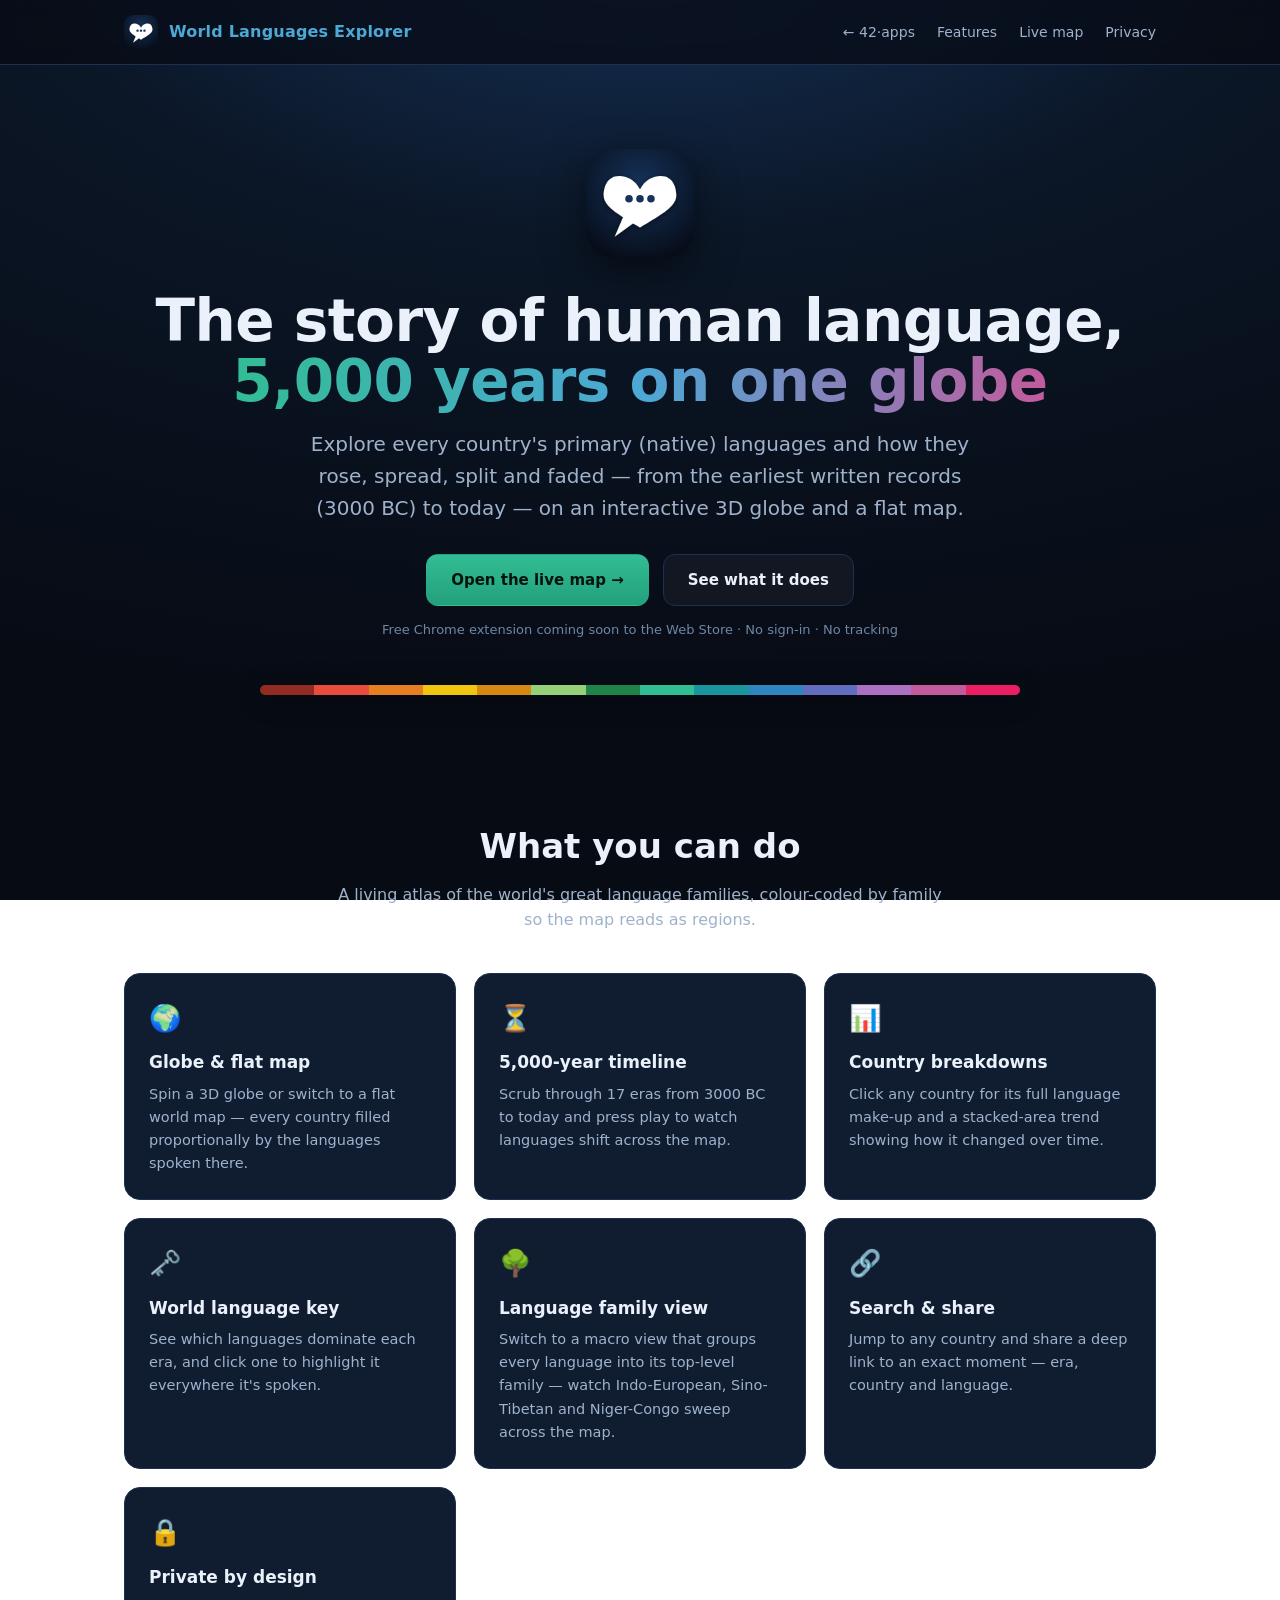
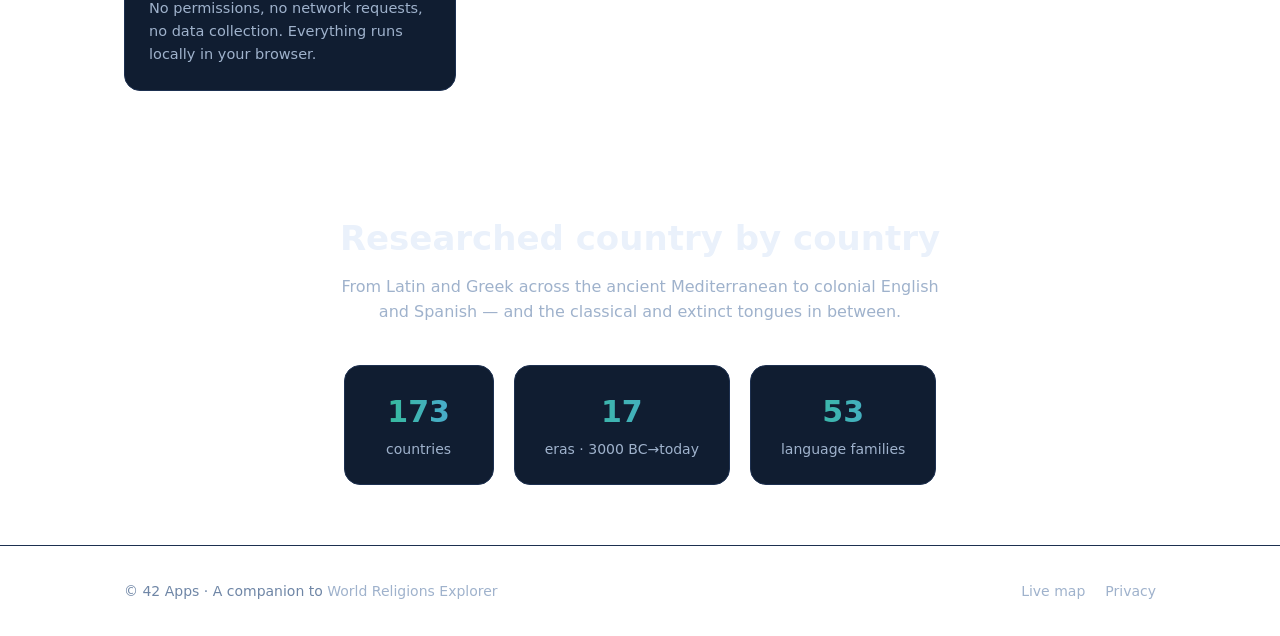
<file: index.html>
<!doctype html>
<html lang="en">
<head>
  <meta charset="utf-8">
  <meta name="viewport" content="width=device-width, initial-scale=1">
  <title>World Languages Explorer — every country's languages, 3000 BC to today</title>
  <meta name="description" content="Explore every country's primary languages and how they changed from antiquity to today, on an interactive 3D globe or flat map. Free, private, no sign-in.">
  <link rel="icon" href="icons/logo.svg">
  <meta property="og:title" content="World Languages Explorer">
  <meta property="og:description" content="See how the world's languages spread and changed over 5,000 years — on an interactive 3D globe.">
  <meta property="og:type" content="website">
  <meta property="og:url" content="https://42-apps.github.io/worldlanguages/">
  <link rel="stylesheet" href="style.css">
</head>
<body>
  <header class="site">
    <div class="wrap">
      <a class="brand" href="./"><img src="icons/logo.svg" alt="">World Languages Explorer</a>
      <nav>
        <a href="/">&larr; 42&middot;apps</a>
        <a href="#features">Features</a>
        <a href="app/worldlanguages.html">Live map</a>
        <a href="privacy.html">Privacy</a>
      </nav>
    </div>
  </header>

  <main>
    <section class="hero">
      <div class="wrap">
        <img class="logo" src="icons/logo.svg" alt="World Languages Explorer logo">
        <h1>The story of human language,<br><span class="grad">5,000 years on one globe</span></h1>
        <p class="lede">Explore every country's primary (native) languages and how they rose, spread, split and
          faded — from the earliest written records (3000&nbsp;BC) to today — on an interactive 3D globe and a flat map.</p>
        <div class="cta">
          <a class="btn btn-primary" href="app/worldlanguages.html">Open the live map →</a>
          <a class="btn btn-ghost" href="#features">See what it does</a>
        </div>
        <p class="cta-note">Free Chrome extension coming soon to the Web Store · No sign-in · No tracking</p>
        <div class="spectrum" aria-hidden="true">
          <i style="background:#922B21"></i><i style="background:#E74C3C"></i><i style="background:#E67E22"></i>
          <i style="background:#F1C40F"></i><i style="background:#D68910"></i><i style="background:#95CF77"></i>
          <i style="background:#1E8449"></i><i style="background:#32BD94"></i><i style="background:#1A959E"></i>
          <i style="background:#2E86C1"></i><i style="background:#636DBF"></i><i style="background:#AB70C2"></i>
          <i style="background:#C25B9D"></i><i style="background:#E91E63"></i>
        </div>
      </div>
    </section>

    <section class="block" id="features">
      <div class="wrap">
        <h2>What you can do</h2>
        <p class="sub">A living atlas of the world's great language families, colour-coded by family so the map reads as regions.</p>
        <div class="grid">
          <div class="card"><div class="ic">🌍</div><h3>Globe &amp; flat map</h3><p>Spin a 3D globe or switch to a flat world map — every country filled proportionally by the languages spoken there.</p></div>
          <div class="card"><div class="ic">⏳</div><h3>5,000-year timeline</h3><p>Scrub through 17 eras from 3000&nbsp;BC to today and press play to watch languages shift across the map.</p></div>
          <div class="card"><div class="ic">📊</div><h3>Country breakdowns</h3><p>Click any country for its full language make-up and a stacked-area trend showing how it changed over time.</p></div>
          <div class="card"><div class="ic">🗝️</div><h3>World language key</h3><p>See which languages dominate each era, and click one to highlight it everywhere it's spoken.</p></div>
          <div class="card"><div class="ic">🌳</div><h3>Language family view</h3><p>Switch to a macro view that groups every language into its top-level family — watch Indo-European, Sino-Tibetan and Niger-Congo sweep across the map.</p></div>
          <div class="card"><div class="ic">🔗</div><h3>Search &amp; share</h3><p>Jump to any country and share a deep link to an exact moment — era, country and language.</p></div>
          <div class="card"><div class="ic">🔒</div><h3>Private by design</h3><p>No permissions, no network requests, no data collection. Everything runs locally in your browser.</p></div>
        </div>
      </div>
    </section>

    <section class="block">
      <div class="wrap">
        <h2>Researched country by country</h2>
        <p class="sub">From Latin and Greek across the ancient Mediterranean to colonial English and Spanish — and the classical and extinct tongues in between.</p>
        <div class="stats">
          <div class="stat"><b>173</b><span>countries</span></div>
          <div class="stat"><b>17</b><span>eras · 3000 BC→today</span></div>
          <div class="stat"><b>53</b><span>language families</span></div>
        </div>
      </div>
    </section>
  </main>

  <footer class="site">
    <div class="wrap">
      <span>© 42 Apps · A companion to <a href="https://42-apps.github.io/worldreligions/">World Religions Explorer</a></span>
      <nav>
        <a href="app/worldlanguages.html">Live map</a>
        <a href="privacy.html">Privacy</a>
      </nav>
    </div>
  </footer>
</body>
</html>
</file>
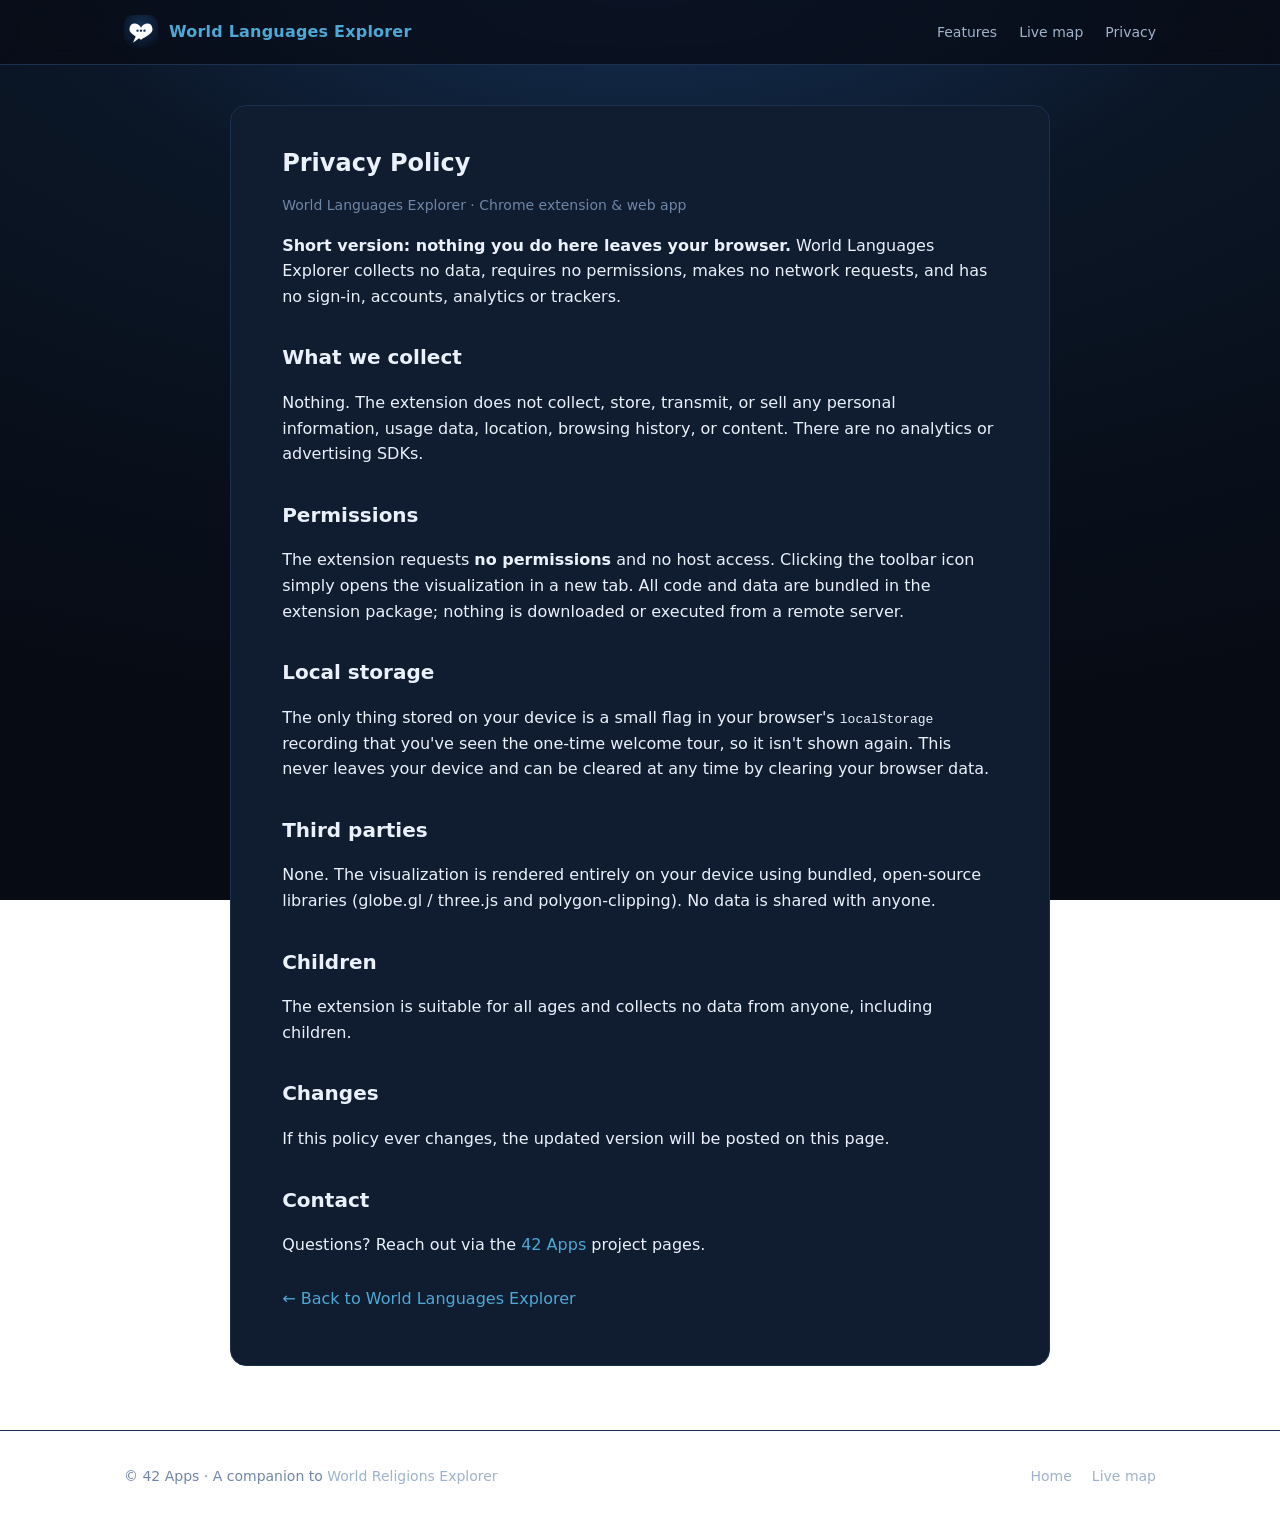
<file: privacy.html>
<!doctype html>
<html lang="en">
<head>
  <meta charset="utf-8">
  <meta name="viewport" content="width=device-width, initial-scale=1">
  <title>Privacy Policy — World Languages Explorer</title>
  <meta name="description" content="World Languages Explorer collects no data, requests no permissions, and makes no network requests. Everything runs locally in your browser.">
  <link rel="icon" href="icons/logo.svg">
  <link rel="stylesheet" href="style.css">
</head>
<body>
  <header class="site">
    <div class="wrap">
      <a class="brand" href="./"><img src="icons/logo.svg" alt="">World Languages Explorer</a>
      <nav>
        <a href="index.html#features">Features</a>
        <a href="app/worldlanguages.html">Live map</a>
        <a href="privacy.html">Privacy</a>
      </nav>
    </div>
  </header>

  <main class="wrap">
    <article class="doc">
      <h1>Privacy Policy</h1>
      <p class="updated">World Languages Explorer · Chrome extension &amp; web app</p>

      <p><strong>Short version: nothing you do here leaves your browser.</strong> World Languages
        Explorer collects no data, requires no permissions, makes no network requests, and has no
        sign-in, accounts, analytics or trackers.</p>

      <h2>What we collect</h2>
      <p>Nothing. The extension does not collect, store, transmit, or sell any personal information,
        usage data, location, browsing history, or content. There are no analytics or advertising SDKs.</p>

      <h2>Permissions</h2>
      <p>The extension requests <strong>no permissions</strong> and no host access. Clicking the toolbar
        icon simply opens the visualization in a new tab. All code and data are bundled in the
        extension package; nothing is downloaded or executed from a remote server.</p>

      <h2>Local storage</h2>
      <p>The only thing stored on your device is a small flag in your browser's <code>localStorage</code>
        recording that you've seen the one-time welcome tour, so it isn't shown again. This never leaves
        your device and can be cleared at any time by clearing your browser data.</p>

      <h2>Third parties</h2>
      <p>None. The visualization is rendered entirely on your device using bundled, open-source libraries
        (globe.gl / three.js and polygon-clipping). No data is shared with anyone.</p>

      <h2>Children</h2>
      <p>The extension is suitable for all ages and collects no data from anyone, including children.</p>

      <h2>Changes</h2>
      <p>If this policy ever changes, the updated version will be posted on this page.</p>

      <h2>Contact</h2>
      <p>Questions? Reach out via the <a href="https://github.com/42-apps">42 Apps</a> project pages.</p>

      <p style="margin-top:28px"><a href="index.html">← Back to World Languages Explorer</a></p>
    </article>
  </main>

  <footer class="site">
    <div class="wrap">
      <span>© 42 Apps · A companion to <a href="https://42-apps.github.io/worldreligions/">World Religions Explorer</a></span>
      <nav>
        <a href="index.html">Home</a>
        <a href="app/worldlanguages.html">Live map</a>
      </nav>
    </div>
  </footer>
</body>
</html>
</file>
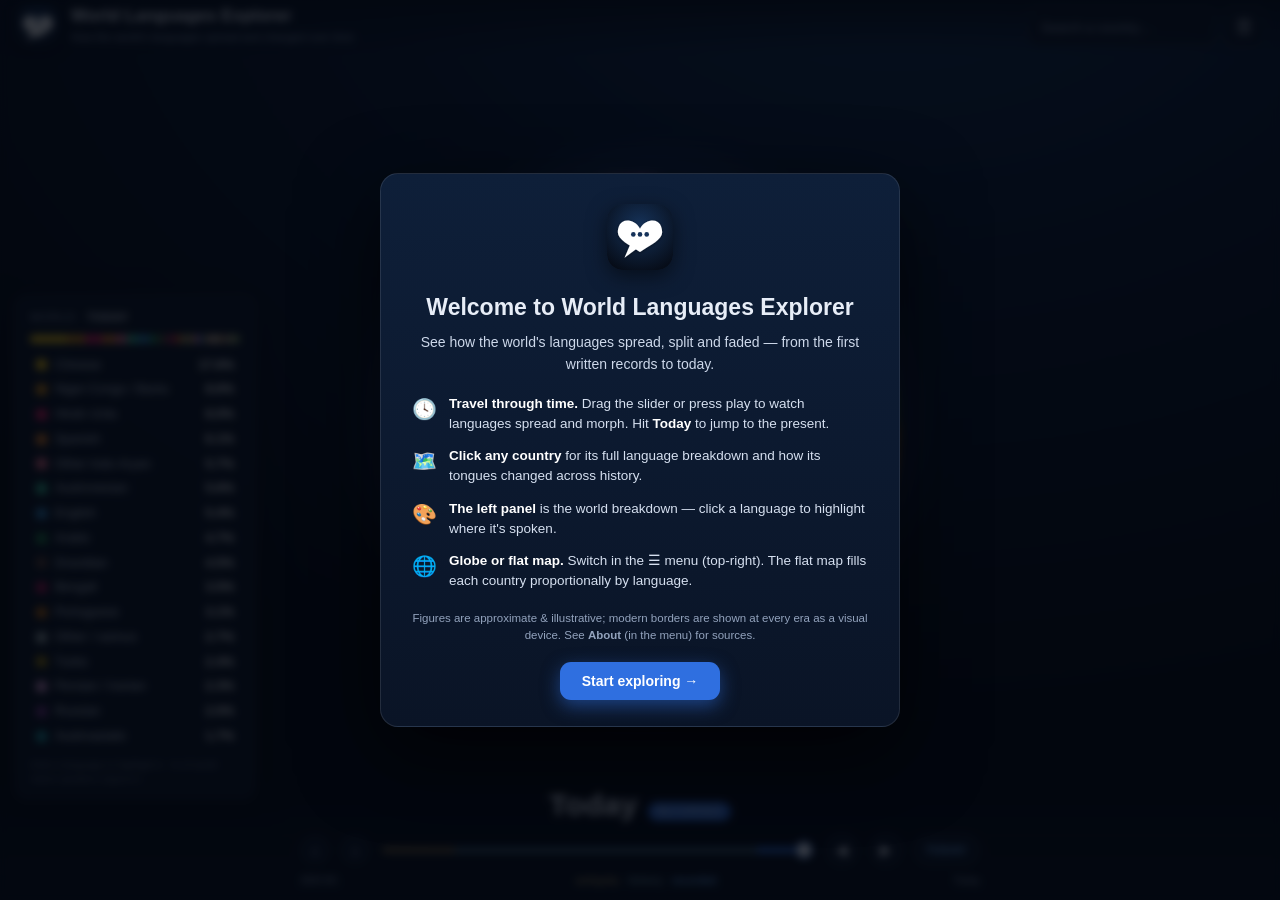
<file: app/worldlanguages.html>
<!DOCTYPE html>
<html lang="en">
<head>
<meta charset="utf-8">
<meta name="viewport" content="width=device-width, initial-scale=1">
<title>World Languages Explorer</title>
<link rel="stylesheet" href="worldlanguages.css?v=4">
</head>
<body>
  <!-- ===== Header ===== -->
  <header id="topbar">
    <div class="brand">
      <svg class="logo" viewBox="0 0 256 256" aria-hidden="true">
        <defs>
          <radialGradient id="lgBg" cx="50%" cy="34%" r="82%">
            <stop offset="0%" stop-color="#16335a"/><stop offset="100%" stop-color="#04070f"/>
          </radialGradient>
        </defs>
        <rect width="256" height="256" rx="56" fill="url(#lgBg)"/>
        <!-- a speech bubble in the shape of a heart -->
        <g fill="#fff">
          <path d="M92,152 L68,208 L120,170 Z"/>
          <path d="M128,96 C117,73 95,64 79,64 C50,64 42,91 42,110 C42,139 89,161 128,186 C167,161 214,139 214,110 C214,91 206,64 177,64 C161,64 139,73 128,96 Z"/>
        </g>
        <g fill="#16335a">
          <circle cx="102" cy="118" r="9"/><circle cx="128" cy="118" r="9"/><circle cx="154" cy="118" r="9"/>
        </g>
      </svg>
      <div class="brand-txt">
        <span class="brand-name">World Languages Explorer</span>
        <span class="brand-sub">How the world's languages spread and changed over time</span>
      </div>
    </div>
    <div class="tools">
      <div id="searchWrap">
        <input id="search" type="text" placeholder="Search a country…" autocomplete="off" spellcheck="false" aria-label="Search a country">
        <div id="searchResults" class="hidden"></div>
      </div>
      <button id="menuBtn" title="Menu" aria-label="Menu">☰</button>
      <div id="menu" class="hidden">
        <a class="mi" href="/" title="Back to 42-apps home"><span class="mi-ic">🏠</span><span class="mi-tx">42&middot;apps home</span></a>
        <button class="mi" id="miView"><span class="mi-ic">🗺</span><span class="mi-tx">Flat map</span></button>
        <button class="mi" id="miFamily"><span class="mi-ic">🌳</span><span class="mi-tx">Language family view</span><span class="mi-state">Off</span></button>
        <button class="mi" id="miShare"><span class="mi-ic">🔗</span><span class="mi-tx">Share this view</span></button>
        <div class="mi-sep"></div>
        <button class="mi mi-globe" id="miFill"><span class="mi-ic">◧</span><span class="mi-tx">Fill: Shade</span></button>
        <button class="mi mi-globe" id="miSpin"><span class="mi-ic">⟳</span><span class="mi-tx">Auto-rotate</span><span class="mi-state">On</span></button>
        <button class="mi" id="miReset"><span class="mi-ic">⤢</span><span class="mi-tx">Reset view</span></button>
        <button class="mi" id="miFull"><span class="mi-ic">⛶</span><span class="mi-tx">Fullscreen</span></button>
        <div class="mi-sep"></div>
        <button class="mi" id="miTrend"><span class="mi-ic">📈</span><span class="mi-tx">World trend chart</span></button>
        <button class="mi" id="miHelp"><span class="mi-ic">?</span><span class="mi-tx">How to use</span></button>
        <button class="mi" id="miAbout"><span class="mi-ic">ℹ</span><span class="mi-tx">About &amp; sources</span></button>
      </div>
    </div>
  </header>

  <div id="focusBanner" class="hidden"></div>

  <!-- ===== Globe ===== -->
  <div id="globeViz"></div>
  <svg id="flatViz" class="hidden" preserveAspectRatio="xMidYMid meet" xmlns="http://www.w3.org/2000/svg"></svg>
  <div id="tooltip" class="hidden"></div>
  <div id="toast" class="hidden"></div>

  <!-- ===== World breakdown + language key (click a row to highlight that language) ===== -->
  <div id="legendBox">
    <div class="gb-title">World &middot; <span id="gbYear">Today</span></div>
    <div class="gb-bar" id="gbBar"></div>
    <div id="gbRows"></div>
    <div class="gb-note">Click a language to highlight it &middot; % of world native speakers (approx.)</div>
  </div>

  <!-- ===== Detail card ===== -->
  <div id="detailCard" class="hidden">
    <button id="detailClose" title="Close">×</button>
    <div class="detail-head"><span id="detailFlag" class="detail-flag">🏳️</span>
      <div><div id="detailName" class="detail-name">—</div>
      <div class="detail-era-line">in <span id="detailEra">Today</span></div></div>
    </div>
    <div id="detailBreakdown"></div>
    <div class="detail-trend-label">Over time — click to jump</div>
    <div id="detailTrend"></div>
    <div id="detailNote" class="detail-note"></div>
  </div>

  <!-- ===== Time slider ===== -->
  <div id="timebar">
    <div class="era-readout">
      <span id="eraLabel" class="era-label">Today</span>
      <span id="eraBadge" class="era-badge">recorded</span>
    </div>
    <div class="slider-row">
      <button id="prevEra" class="step" title="Back one period (←)">‹</button>
      <button id="nextEra" class="step" title="Forward one period (→)">›</button>
      <input id="timeSlider" type="range" min="0" max="27" value="27" step="1" aria-label="Time">
      <button id="playRevBtn" class="play" title="Play backward in time">◀</button>
      <button id="playBtn" class="play" title="Play forward in time">▶</button>
      <button id="nowBtn" class="nowbtn" title="Jump to today">today</button>
    </div>
    <div class="time-ends"><span>3000 BC</span><span class="era-key"><b style="color:#a6905f">antiquity</b> · <b style="color:#7196ab">history</b> · <b style="color:#6fb3ff">recorded</b></span><span>Today</span></div>
  </div>

  <!-- ===== About / disclaimer ===== -->
  <div id="aboutOverlay" class="hidden">
    <div class="about-box">
      <button id="aboutClose" class="about-close" title="Close">×</button>
      <h2>World Languages Explorer</h2>
      <p>A living map of the world's languages. Each country is coloured by its
      <b>primary (native) language</b>; hover for the full mix of mother tongues.
      Drag the slider — or hit play — to watch languages rise, spread and morph
      from <b>antiquity to today</b>: Latin giving way to French and Spanish,
      Arabic sweeping across the Near East, English carried around the world.</p>
      <p class="about-cav"><b>Please read:</b> figures are <b>approximate and
      illustrative</b> — shares of the resident population by native/primary
      language. Modern figures draw on national censuses and Ethnologue;
      deep-history figures are best-effort scholarly estimates, and the deeper the
      past, the more uncertain. The map uses <b>modern borders at all eras</b> as a
      visualization device — ancient peoples, not today's nations, occupied that
      land. Languages are grouped by <b>family</b> (a shared hue), and classical or
      extinct tongues (Latin, Greek, Sumerian, Aramaic, Gaulish…) appear in their eras.</p>
      <p class="about-src">Sources: national censuses · Ethnologue · UNESCO ·
      Glottolog &amp; WALS · historical-linguistics scholarship. Borders: Natural
      Earth. Globe: globe.gl.</p>
    </div>
  </div>

  <!-- ===== First-run tutorial ===== -->
  <div id="tutorial" class="hidden">
    <div class="tut-box">
      <img class="tut-logo" src="icons/logo.svg" alt="" width="66" height="66">
      <h2>Welcome to World Languages Explorer</h2>
      <p class="tut-lead">See how the world's languages spread, split and faded — from the first written records to today.</p>
      <div class="tut-steps">
        <div class="tut-step"><span class="tut-ic">🕓</span><div><b>Travel through time.</b> Drag the slider or press play to watch languages spread and morph. Hit <b>Today</b> to jump to the present.</div></div>
        <div class="tut-step"><span class="tut-ic">🗺️</span><div><b>Click any country</b> for its full language breakdown and how its tongues changed across history.</div></div>
        <div class="tut-step"><span class="tut-ic">🎨</span><div><b>The left panel</b> is the world breakdown — click a language to highlight where it's spoken.</div></div>
        <div class="tut-step"><span class="tut-ic">🌐</span><div><b>Globe or flat map.</b> Switch in the ☰ menu (top-right). The flat map fills each country proportionally by language.</div></div>
      </div>
      <p class="tut-cav">Figures are approximate &amp; illustrative; modern borders are shown at every era as a visual device. See <b>About</b> (in the menu) for sources.</p>
      <button id="tutStart" class="tut-btn">Start exploring →</button>
    </div>
  </div>

  <!-- ===== Flat-map first-time tip ===== -->
  <div id="flatTip" class="hidden">
    <div class="tut-box">
      <h2>🗺️ The flat map</h2>
      <p class="tut-lead">Every country is filled <b>proportionally by language</b> — so you see each nation's whole mix of mother tongues at a glance, not just the majority.</p>
      <div class="tut-steps">
        <div class="tut-step"><span class="tut-ic">📊</span><div><b>Proportional fill.</b> Each country fills from the bottom up by share. A nation that's 60% French &amp; 40% Dutch shows the bottom 60% red, the top 40% blue — the taller a colour, the bigger that language.</div></div>
        <div class="tut-step"><span class="tut-ic">🔍</span><div><b>Zoom &amp; pan.</b> Scroll to zoom in (small countries become readable) and drag to move around. Recentre via ☰ → <b>Reset view</b>.</div></div>
        <div class="tut-step"><span class="tut-ic">👆</span><div><b>Hover</b> any country for its exact percentages; <b>click</b> for the full breakdown and a trend chart over time.</div></div>
        <div class="tut-step"><span class="tut-ic">🎨</span><div><b>Highlight a language</b> — click one in the left panel to shade the whole map by where it's spoken. <b>Globe view</b> is in the ☰ menu.</div></div>
      </div>
      <p class="tut-cav">This is a flat (equirectangular) projection, so areas near the poles look stretched (Greenland, Antarctica).</p>
      <button id="ftStart" class="tut-btn">Got it</button>
    </div>
  </div>

  <!-- ===== World trend chart ===== -->
  <div id="worldTrend" class="hidden">
    <div class="wt-box">
      <button id="wtClose" class="about-close" title="Close">×</button>
      <h2>World languages over time</h2>
      <p class="wt-sub">Population-weighted share of the world's native speakers, antiquity → today. Click the chart to jump to that era.</p>
      <div id="wtChart"></div>
      <div id="wtLegend" class="wt-legend"></div>
      <p class="wt-cav">Deep-history figures weight present-day populations and are illustrative; estimates grow more uncertain the further back you go.</p>
    </div>
  </div>

  <script src="lib/globe.gl.min.js"></script>
  <script src="lib/polygon-clipping.js"></script>
  <script src="data/languages.js?v=4"></script>
  <script src="data/language-data.js?v=4"></script>
  <script src="worldlanguages.js?v=4"></script>
</body>
</html>
</file>
<file: style.css>
/* World Languages Explorer — landing + privacy site
   Dark theme matched to the app; accents drawn from the language-family palette. */
:root{
  --bg:#070b14; --bg2:#0b1626; --panel:#101d31; --line:#1d3050;
  --tx:#eaf1fb; --tx-dim:#9fb2cc; --tx-mut:#6f86a6;
  --accent:#32bd94; --accent2:#4da8d5; --accent3:#c25b9d;
  --radius:16px; --maxw:1080px;
  --font:'Segoe UI',system-ui,-apple-system,Roboto,Helvetica,Arial,sans-serif;
}
*{box-sizing:border-box}
html{scroll-behavior:smooth}
body{
  margin:0;font-family:var(--font);color:var(--tx);line-height:1.6;
  background:radial-gradient(120% 90% at 50% -10%,#16335a 0%,var(--bg2) 42%,var(--bg) 100%);
  background-attachment:fixed;-webkit-font-smoothing:antialiased;
}
a{color:var(--accent2);text-decoration:none}
a:hover{text-decoration:underline}
.wrap{max-width:var(--maxw);margin:0 auto;padding:0 24px}

/* header */
header.site{position:sticky;top:0;z-index:10;backdrop-filter:blur(10px);
  background:rgba(7,11,20,.72);border-bottom:1px solid var(--line)}
header.site .wrap{display:flex;align-items:center;gap:14px;height:64px}
.brand{display:flex;align-items:center;gap:11px;font-weight:700;letter-spacing:.2px}
.brand img{width:34px;height:34px;border-radius:9px;display:block}
.brand span{font-size:16px}
header.site nav{margin-left:auto;display:flex;gap:22px;font-size:14px}
header.site nav a{color:var(--tx-dim)}
header.site nav a:hover{color:var(--tx);text-decoration:none}

/* hero */
.hero{text-align:center;padding:84px 0 64px}
.hero .logo{width:108px;height:108px;border-radius:26px;box-shadow:0 12px 40px rgba(0,0,0,.5);margin-bottom:26px}
.hero h1{font-size:clamp(34px,6vw,58px);line-height:1.05;margin:0 0 16px;letter-spacing:-.5px}
.hero h1 .grad{background:linear-gradient(90deg,var(--accent),var(--accent2) 50%,var(--accent3));
  -webkit-background-clip:text;background-clip:text;color:transparent}
.hero p.lede{font-size:clamp(16px,2.4vw,20px);color:var(--tx-dim);max-width:660px;margin:0 auto 30px}
.cta{display:flex;gap:14px;justify-content:center;flex-wrap:wrap}
.btn{display:inline-flex;align-items:center;gap:9px;padding:13px 24px;border-radius:12px;
  font-weight:600;font-size:15px;border:1px solid transparent;cursor:pointer;transition:.16s}
.btn-primary{background:linear-gradient(180deg,var(--accent),#23a07c);color:#04140d}
.btn-primary:hover{filter:brightness(1.07);text-decoration:none;transform:translateY(-1px)}
.btn-ghost{background:rgba(255,255,255,.04);border-color:var(--line);color:var(--tx)}
.btn-ghost:hover{background:rgba(255,255,255,.09);text-decoration:none}
.cta-note{margin-top:14px;font-size:13px;color:var(--tx-mut)}

/* family spectrum strip */
.spectrum{display:flex;height:10px;max-width:760px;margin:44px auto 0;border-radius:6px;overflow:hidden;
  box-shadow:0 4px 24px rgba(0,0,0,.4)}
.spectrum i{flex:1}

/* sections */
section.block{padding:60px 0}
section.block h2{font-size:clamp(24px,4vw,34px);text-align:center;margin:0 0 8px}
section.block .sub{text-align:center;color:var(--tx-dim);max-width:620px;margin:0 auto 40px}
.grid{display:grid;grid-template-columns:repeat(auto-fit,minmax(250px,1fr));gap:18px}
.card{background:var(--panel);border:1px solid var(--line);border-radius:var(--radius);padding:24px}
.card .ic{font-size:26px;margin-bottom:10px}
.card h3{margin:0 0 6px;font-size:17px}
.card p{margin:0;color:var(--tx-dim);font-size:14.5px}

/* stats */
.stats{display:flex;gap:20px;justify-content:center;flex-wrap:wrap;margin-top:8px}
.stat{background:var(--panel);border:1px solid var(--line);border-radius:var(--radius);
  padding:22px 30px;text-align:center;min-width:150px}
.stat b{display:block;font-size:30px;background:linear-gradient(90deg,var(--accent),var(--accent2));
  -webkit-background-clip:text;background-clip:text;color:transparent}
.stat span{color:var(--tx-dim);font-size:14px}

/* privacy page */
.doc{background:var(--panel);border:1px solid var(--line);border-radius:var(--radius);
  padding:38px clamp(22px,4vw,52px);margin:40px auto 64px;max-width:820px}
.doc h1{margin-top:0}
.doc h2{margin-top:32px;font-size:20px}
.doc .updated{color:var(--tx-mut);font-size:14px;margin-top:-8px}
.doc ul{padding-left:22px}
.doc li{margin:6px 0;color:var(--tx-dim)}

/* footer */
footer.site{border-top:1px solid var(--line);padding:34px 0;color:var(--tx-mut);font-size:14px}
footer.site .wrap{display:flex;flex-wrap:wrap;gap:14px;align-items:center;justify-content:space-between}
footer.site nav{display:flex;gap:20px}
footer.site a{color:var(--tx-dim)}
</file>
<file: app/worldlanguages.css>
/* WorldLanguages — full-tab globe UI */
:root{
  --bg:#060e1c; --panel:rgba(13,22,40,.82); --line:rgba(255,255,255,.10);
  --txt:#e7edf7; --muted:#93a3bd; --accent:#6fb3ff;
}
*{box-sizing:border-box}
html,body{margin:0;height:100%}
body{
  background:radial-gradient(1200px 820px at 70% -10%,#16335a 0%,#0a1830 45%,#04070f 100%);
  color:var(--txt); font:14px/1.5 -apple-system,BlinkMacSystemFont,"Segoe UI",Roboto,Helvetica,Arial,sans-serif;
  overflow:hidden; user-select:none;
}
.hidden{display:none !important}

/* ---- header ---- */
#topbar{
  position:fixed; top:0; left:0; right:0; height:54px; z-index:30;
  display:flex; align-items:center; justify-content:space-between; padding:0 16px;
  background:linear-gradient(180deg,rgba(6,14,28,.92),rgba(6,14,28,0));
}
.brand{display:flex; align-items:center; gap:11px}
.logo{width:44px; height:44px; filter:drop-shadow(0 2px 6px rgba(0,0,0,.55))}
.brand-name{font-weight:700; font-size:17px; letter-spacing:.2px; display:block; line-height:1.1}
.brand-sub{font-size:11px; color:var(--muted)}
.tools{position:relative; display:flex; align-items:center; gap:8px}
#searchWrap{position:relative}
#search{width:188px; height:38px; padding:0 12px; border-radius:10px; font-size:13px;
  background:var(--panel); color:var(--txt); border:1px solid var(--line); outline:none}
#search::placeholder{color:var(--muted)}
#search:focus{border-color:#3d8bff; background:rgba(20,32,56,.92); width:212px}
#searchResults{position:absolute; top:44px; right:0; width:248px; max-height:320px; overflow:auto; padding:5px; z-index:50;
  background:var(--panel); border:1px solid var(--line); border-radius:11px; backdrop-filter:blur(10px); box-shadow:0 14px 40px rgba(0,0,0,.5)}
.sr-item{display:flex; align-items:center; gap:9px; padding:8px 10px; border-radius:7px; font-size:13px; cursor:pointer}
.sr-item:hover,.sr-item.sel{background:rgba(255,255,255,.1)}
.sr-flag{font-size:15px; flex:none}
.sr-none{padding:9px 10px; color:var(--muted); font-size:12.5px}
#menuBtn{width:40px; height:40px; flex:none; border-radius:10px; cursor:pointer; font-size:18px; line-height:1;
  background:var(--panel); color:var(--txt); border:1px solid var(--line)}
#menuBtn:hover{background:rgba(40,60,100,.85)}
#menu{position:absolute; top:48px; right:0; width:214px; padding:6px; border-radius:13px; z-index:50;
  background:var(--panel); border:1px solid var(--line); backdrop-filter:blur(10px); box-shadow:0 16px 44px rgba(0,0,0,.55);
  display:flex; flex-direction:column; gap:2px}
.mi{display:flex; align-items:center; gap:10px; width:100%; padding:9px 11px; border:none; border-radius:8px;
  background:transparent; color:var(--txt); font:inherit; font-size:13px; cursor:pointer; text-align:left}
.mi:hover{background:rgba(255,255,255,.09)}
.mi.on .mi-tx{color:#9cc6ff}
.mi-ic{width:18px; text-align:center; font-size:14px; flex:none}
.mi-tx{flex:1}
.mi-state{font-size:11px; color:var(--muted); font-weight:600}
.mi-sep{height:1px; background:var(--line); margin:4px 6px}

/* ---- toast ---- */
#toast{position:fixed; left:50%; bottom:106px; transform:translateX(-50%); z-index:60;
  padding:10px 16px; border-radius:10px; font-size:13px; font-weight:600;
  background:rgba(12,20,38,.97); color:#eaf1fb; border:1px solid var(--line); box-shadow:0 10px 30px rgba(0,0,0,.5)}

/* ---- globe ---- */
#globeViz{position:fixed; inset:54px 0 92px 0}
/* Give BOTH dimensions a definite size. An <svg> with a viewBox sizes any auto
   dimension from its 2:1 viewBox aspect: auto height -> too tall (overflows under
   the time bar, clipping the south); `left:0;right:0` auto width -> too narrow on
   wide screens (left-aligned with a big empty band on the right). With explicit
   width + height the box is the full rectangle and preserveAspectRatio="meet"
   letterboxes/centres the map inside it. */
#flatViz{position:fixed; top:54px; left:0; width:100vw; height:calc(100vh - 160px); z-index:1; cursor:grab}
.flat-ocean{fill:rgba(18,34,64,.4)}
.fcell{pointer-events:none}
.flat-hit{fill:transparent; pointer-events:all; stroke:rgba(8,12,24,.55); stroke-width:0.7; cursor:pointer}
.flat-hit:hover{stroke:#fff; stroke-width:1.5}
.flat-hit.sel{stroke:#fff; stroke-width:2.2; fill:rgba(255,255,255,.07)}
.pie{border-radius:50%; border:1.5px solid rgba(8,12,24,.82); box-shadow:0 1px 4px rgba(0,0,0,.55); pointer-events:none}

/* ---- tooltip ---- */
#tooltip{
  position:absolute; z-index:40; pointer-events:none; transform:translate(14px,14px);
  min-width:180px; max-width:240px; padding:9px 11px; border-radius:11px;
  background:var(--panel); backdrop-filter:blur(7px); border:1px solid var(--line);
  box-shadow:0 8px 28px rgba(0,0,0,.45);
}
.tt-head{display:flex; align-items:center; gap:7px; margin-bottom:6px}
.tt-flag{font-size:15px}
.tt-name{font-weight:600; flex:1; white-space:nowrap; overflow:hidden; text-overflow:ellipsis}
.tt-era{font-size:10.5px; color:var(--muted)}
.tt-maj{display:flex; align-items:center; gap:6px; font-size:12.5px; margin-bottom:7px}
.tt-dot{width:9px; height:9px; border-radius:50%; display:inline-block}
.tt-nd{color:var(--muted); font-size:12px; font-style:italic}
.tt-body{display:flex; gap:10px; align-items:center; margin-top:2px}
.tt-pie{width:46px; height:46px; border-radius:50%; flex:none; border:1.5px solid rgba(8,12,24,.7); box-shadow:0 1px 4px rgba(0,0,0,.5)}
.tt-rows{flex:1; min-width:0}

/* ---- breakdown bar (hover + detail) ---- */
.bk-bar{display:flex; height:9px; border-radius:5px; overflow:hidden; margin-bottom:7px; box-shadow:inset 0 0 0 1px rgba(0,0,0,.25)}
.bk-bar span{display:block; height:100%}
.bk-rows{display:flex; flex-direction:column; gap:3px}
.bk-row{display:flex; align-items:center; gap:7px; font-size:12px}
.bk-dot{width:8px; height:8px; border-radius:2px; flex:none}
.bk-l{flex:1; color:#cdd8ea; white-space:nowrap; overflow:hidden; text-overflow:ellipsis}
.bk-v{color:var(--muted); font-variant-numeric:tabular-nums}

/* ---- legend ---- */
#legendBox{
  position:fixed; left:14px; bottom:100px; z-index:25; width:242px;
  padding:13px 15px; border-radius:14px; background:var(--panel);
  border:1px solid var(--line); backdrop-filter:blur(8px); box-shadow:0 10px 34px rgba(0,0,0,.45);
}
#legendBox #gbRows{max-height:44vh; overflow:auto}
.legend-title{font-size:10.5px; letter-spacing:.14em; text-transform:uppercase; color:var(--muted); margin-bottom:7px}
#legend{display:flex; flex-direction:column; gap:4px; max-height:46vh; overflow:auto}
.lg-item{display:flex; align-items:center; gap:8px; font-size:11.5px; color:#cdd8ea; cursor:pointer; padding:1px 4px; border-radius:5px}
.lg-item:hover{background:rgba(255,255,255,.07)}
.lg-item.active{background:rgba(255,255,255,.15); font-weight:600}
.lg-sw{width:12px; height:12px; border-radius:3px; flex:none; box-shadow:0 0 0 1px rgba(0,0,0,.3)}

/* focus banner + per-country trend chart */
#focusBanner{position:fixed; top:60px; left:50%; transform:translateX(-50%); z-index:28; padding:6px 15px; border-radius:20px;
  background:var(--panel); border:1px solid var(--line); backdrop-filter:blur(7px); font-size:12.5px; cursor:pointer; box-shadow:0 6px 20px rgba(0,0,0,.4)}
#focusBanner:hover{background:rgba(40,60,100,.85)}
.fb-x{color:var(--muted)}
.detail-trend-label{font-size:10px; letter-spacing:.1em; text-transform:uppercase; color:var(--muted); margin:13px 0 5px}
#detailTrend{cursor:pointer}
.trend{display:block; border-radius:7px; background:rgba(0,0,0,.22)}

/* ---- detail card ---- */
#detailCard{
  position:fixed; right:14px; top:70px; z-index:35; width:280px;
  padding:16px 16px 14px; border-radius:14px; background:var(--panel);
  border:1px solid var(--line); backdrop-filter:blur(9px); box-shadow:0 12px 40px rgba(0,0,0,.5);
}
#detailClose{position:absolute; top:8px; right:9px; width:24px; height:24px; border:none; border-radius:7px;
  background:transparent; color:var(--muted); font-size:18px; cursor:pointer}
#detailClose:hover{background:rgba(255,255,255,.08); color:#fff}
.detail-head{display:flex; align-items:center; gap:11px; margin-bottom:13px}
.detail-flag{font-size:26px}
.detail-name{font-weight:700; font-size:16px}
.detail-era-line{font-size:11.5px; color:var(--muted)}
.detail-note{margin-top:11px; padding-top:10px; border-top:1px solid var(--line);
  font-size:11px; line-height:1.55; color:#aebbd2; max-height:230px; overflow:auto}

/* world breakdown box (right) */
#globalBox{position:fixed; right:14px; top:70px; z-index:26; width:228px; max-height:calc(100vh - 180px); overflow:auto;
  padding:13px 15px; border-radius:14px; background:var(--panel); border:1px solid var(--line); backdrop-filter:blur(8px); box-shadow:0 10px 34px rgba(0,0,0,.45)}
.gb-title{font-size:11px; letter-spacing:.08em; text-transform:uppercase; color:var(--muted); margin-bottom:9px}
.gb-title span{color:var(--txt); font-weight:600}
.gb-bar{display:flex; height:8px; border-radius:5px; overflow:hidden; margin-bottom:10px; box-shadow:inset 0 0 0 1px rgba(0,0,0,.25)}
.gb-bar span{display:block; height:100%}
.gb-row{display:flex; align-items:center; gap:8px; font-size:12.5px; padding:3px 6px; border-radius:6px; cursor:pointer}
.gb-row:hover{background:rgba(255,255,255,.07)}
.gb-row.active{background:rgba(255,255,255,.14)}
.gb-row.active .gb-l{font-weight:700; color:#fff}
.gb-sw{width:11px; height:11px; border-radius:3px; flex:none; box-shadow:0 0 0 1px rgba(0,0,0,.3)}
.gb-l{flex:1; color:#d4deee; white-space:nowrap; overflow:hidden; text-overflow:ellipsis}
.gb-v{color:#fff; font-variant-numeric:tabular-nums; font-weight:600}
.gb-note{margin-top:9px; font-size:9.5px; color:#6f7c93; letter-spacing:.02em}

/* ---- time bar ---- */
#timebar{
  position:fixed; left:0; right:0; bottom:0; z-index:30; padding:9px 0 12px;
  background:linear-gradient(0deg,rgba(6,14,28,.95),rgba(6,14,28,0));
  display:flex; flex-direction:column; align-items:center; gap:6px;
}
.era-readout{display:flex; align-items:baseline; gap:10px}
.era-label{font-size:30px; font-weight:800; letter-spacing:.5px; font-variant-numeric:tabular-nums}
.era-badge{font-size:10px; letter-spacing:.12em; text-transform:uppercase; padding:2px 8px; border-radius:20px; color:#fff}
.era-ancient{background:#6d5a3a} .era-historical{background:#3a5a6d}
.era-documented{background:#2f6fe0} .era-future{background:#8a3fb0}
.slider-row{display:flex; align-items:center; gap:10px; width:min(680px,86vw)}
.slider-row .step,.slider-row .play{
  flex:none; border-radius:50%; cursor:pointer; line-height:1;
  background:var(--panel); color:var(--txt); border:1px solid var(--line);
}
.slider-row .step{width:30px; height:30px; font-size:20px; color:var(--muted)}
.slider-row .play{width:34px; height:34px; font-size:14px; font-weight:700}
.slider-row .step:hover{background:rgba(40,60,100,.85); color:#fff}
.slider-row .play:hover{background:rgba(40,60,100,.9); border-color:#3d8bff; color:#fff}
.slider-row .play.on{background:#2f6fe0; border-color:#9cc6ff; color:#fff;
  box-shadow:0 0 0 3px rgba(47,111,224,.30), 0 0 14px rgba(111,179,255,.7)}
.nowbtn{height:32px; padding:0 12px; flex:none; border-radius:16px; cursor:pointer; font-size:11.5px; font-weight:700;
  letter-spacing:.04em; text-transform:uppercase; background:var(--panel); color:var(--accent); border:1px solid var(--line)}
.nowbtn:hover{background:#2f6fe0; color:#fff; border-color:#3d8bff}
#timeSlider{
  flex:1; -webkit-appearance:none; appearance:none; height:6px; border-radius:6px; outline:none;
  background:linear-gradient(90deg,#6d5a3a 0%,#6d5a3a 17%,#3a5a6d 17%,#3a5a6d 87%,#2f6fe0 87%,#2f6fe0 100%);
}
#timeSlider::-webkit-slider-thumb{-webkit-appearance:none; width:18px; height:18px; border-radius:50%;
  background:#fff; border:2px solid #2f6fe0; cursor:pointer; box-shadow:0 2px 6px rgba(0,0,0,.5)}
#timeSlider::-moz-range-thumb{width:18px; height:18px; border-radius:50%; background:#fff; border:2px solid #2f6fe0; cursor:pointer}
.time-ends{display:flex; justify-content:space-between; width:min(680px,86vw); font-size:10px; color:var(--muted)}
.era-key{color:#6b7790; letter-spacing:.02em}
body.is-future #timeSlider::-webkit-slider-thumb{border-color:#b06fd0}

/* ---- about ---- */
#aboutOverlay{position:fixed; inset:0; z-index:60; display:flex; align-items:center; justify-content:center;
  background:rgba(3,7,15,.7); backdrop-filter:blur(3px)}
.about-box{position:relative; width:min(560px,92vw); max-height:86vh; overflow:auto; padding:26px 28px;
  border-radius:16px; background:#0c1a30; border:1px solid var(--line); box-shadow:0 24px 70px rgba(0,0,0,.6)}
.about-box h2{margin:0 0 12px; font-size:22px}
.about-box p{margin:0 0 12px; color:#cdd8ea; line-height:1.6}
.about-cav{font-size:13px; color:#b7c4da !important}
.about-src{font-size:11.5px; color:var(--muted) !important}
.about-close{position:absolute; top:12px; right:14px; width:28px; height:28px; border:none; border-radius:8px;
  background:transparent; color:var(--muted); font-size:20px; cursor:pointer}
.about-close:hover{background:rgba(255,255,255,.08); color:#fff}

/* ---- world trend chart ---- */
#worldTrend{position:fixed; inset:0; z-index:70; display:flex; align-items:center; justify-content:center;
  background:rgba(3,7,15,.78); backdrop-filter:blur(4px)}
.wt-box{position:relative; width:min(860px,94vw); max-height:90vh; overflow:auto; padding:24px 26px;
  border-radius:16px; background:#0c1a30; border:1px solid var(--line); box-shadow:0 24px 70px rgba(0,0,0,.6)}
.wt-box h2{margin:0 0 4px; font-size:21px}
.wt-sub{margin:0 0 16px; font-size:12.5px; color:var(--muted)}
#wtChart{border-radius:8px; background:rgba(0,0,0,.22); padding:6px}
.wt-svg{width:100%; height:auto; display:block; cursor:pointer}
.wt-legend{display:flex; flex-wrap:wrap; gap:8px 14px; margin-top:14px}
.wt-li{display:flex; align-items:center; gap:6px; font-size:12px; color:#cdd8ea}
.wt-sw{width:11px; height:11px; border-radius:3px; flex:none}
.wt-cav{margin:14px 0 0; font-size:11px; color:#6f7c93; line-height:1.5}

/* ---- first-run tutorial ---- */
#tutorial, #flatTip{position:fixed; inset:0; z-index:70; display:flex; align-items:center; justify-content:center;
  background:rgba(3,7,15,.78); backdrop-filter:blur(4px)}
.tut-box{position:relative; width:min(520px,92vw); max-height:88vh; overflow:auto; padding:30px 30px 26px; text-align:center;
  border-radius:18px; background:linear-gradient(180deg,#0e1f39,#0a1426); border:1px solid var(--line); box-shadow:0 26px 80px rgba(0,0,0,.65)}
.tut-logo{width:66px; height:66px; border-radius:16px; box-shadow:0 6px 20px rgba(0,0,0,.5); margin-bottom:14px}
.tut-box h2{margin:0 0 8px; font-size:23px}
.tut-lead{margin:0 0 18px; color:#cdd8ea; line-height:1.55}
.tut-steps{display:flex; flex-direction:column; gap:12px; text-align:left; margin-bottom:18px}
.tut-step{display:flex; gap:12px; align-items:flex-start; font-size:13.5px; line-height:1.5; color:#d6e0f0}
.tut-step b{color:#fff}
.tut-ic{font-size:20px; flex:none; width:26px; text-align:center}
.tut-cav{font-size:11.5px; color:var(--muted); line-height:1.5; margin:0 0 18px}
.tut-btn{padding:11px 22px; border:none; border-radius:11px; cursor:pointer; font-size:14px; font-weight:700;
  background:#2f6fe0; color:#fff; box-shadow:0 6px 18px rgba(47,111,224,.5)}
.tut-btn:hover{background:#3d8bff}
</file>
